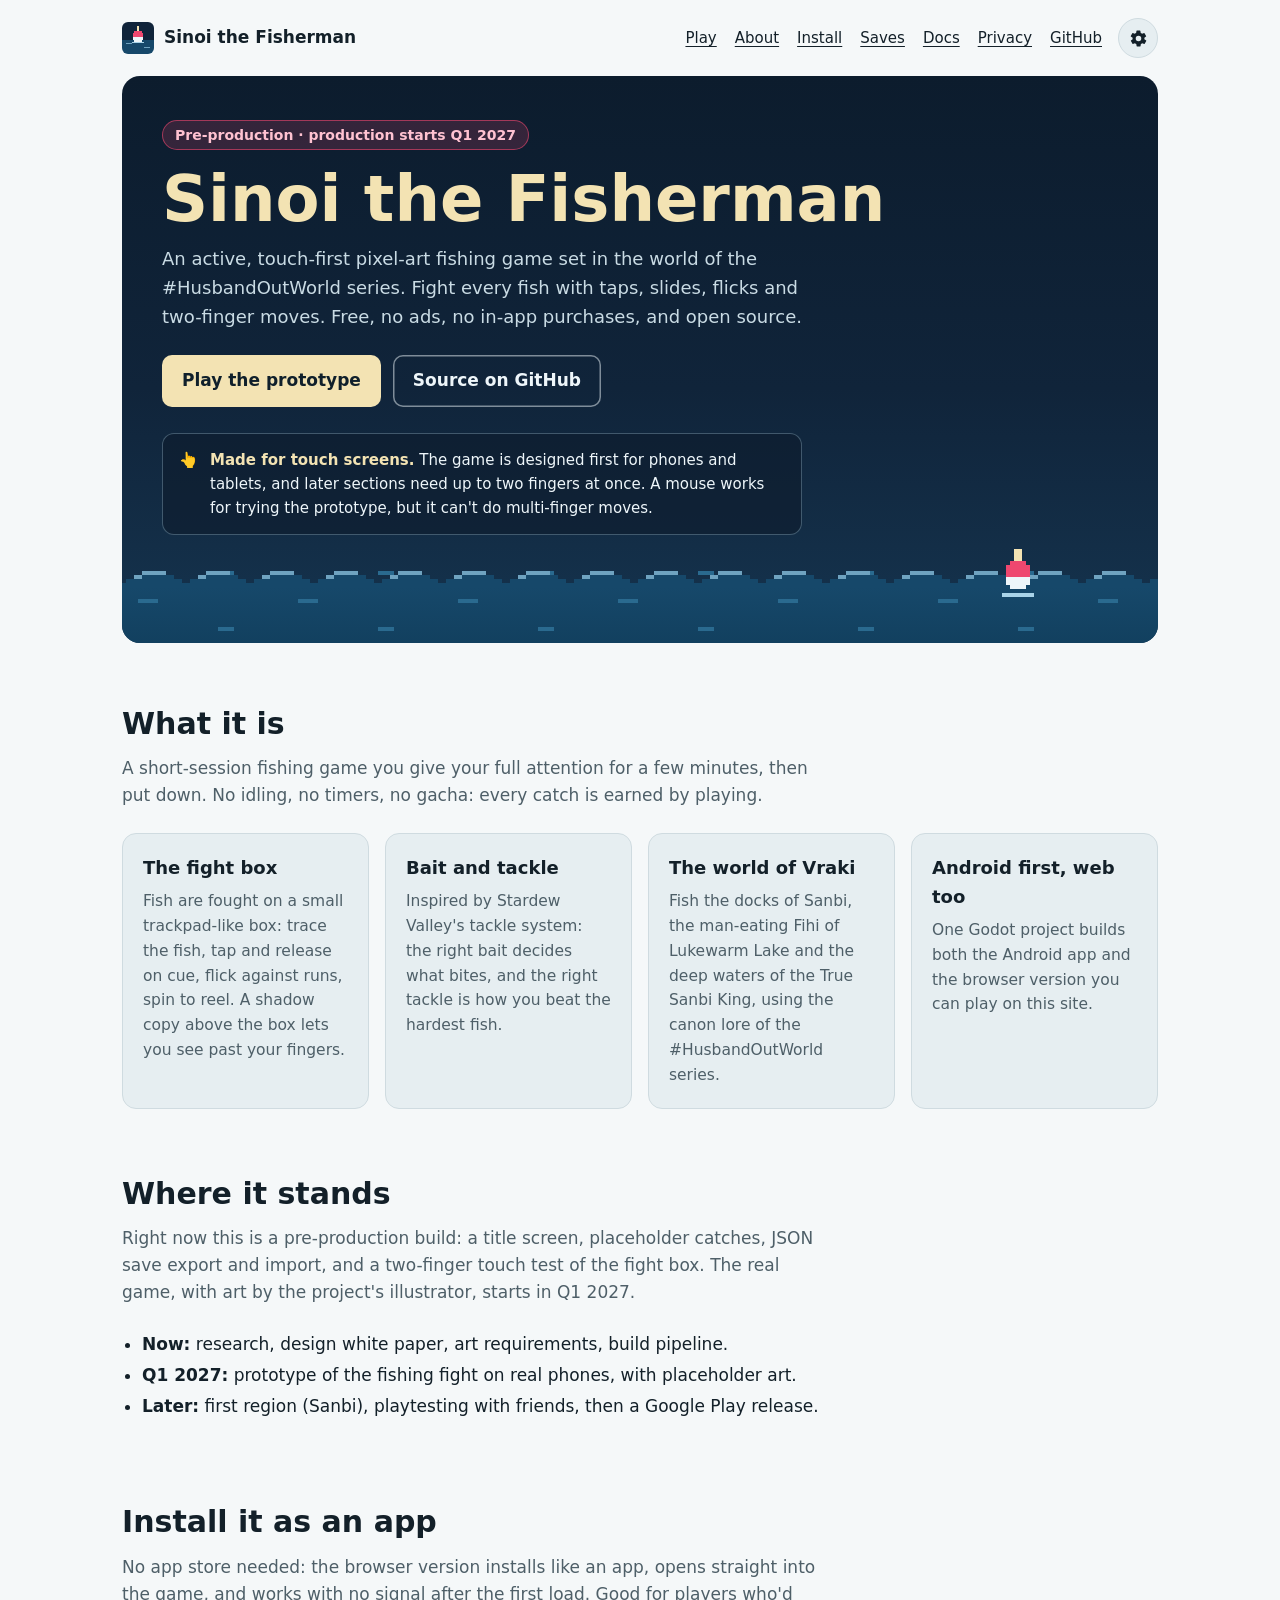
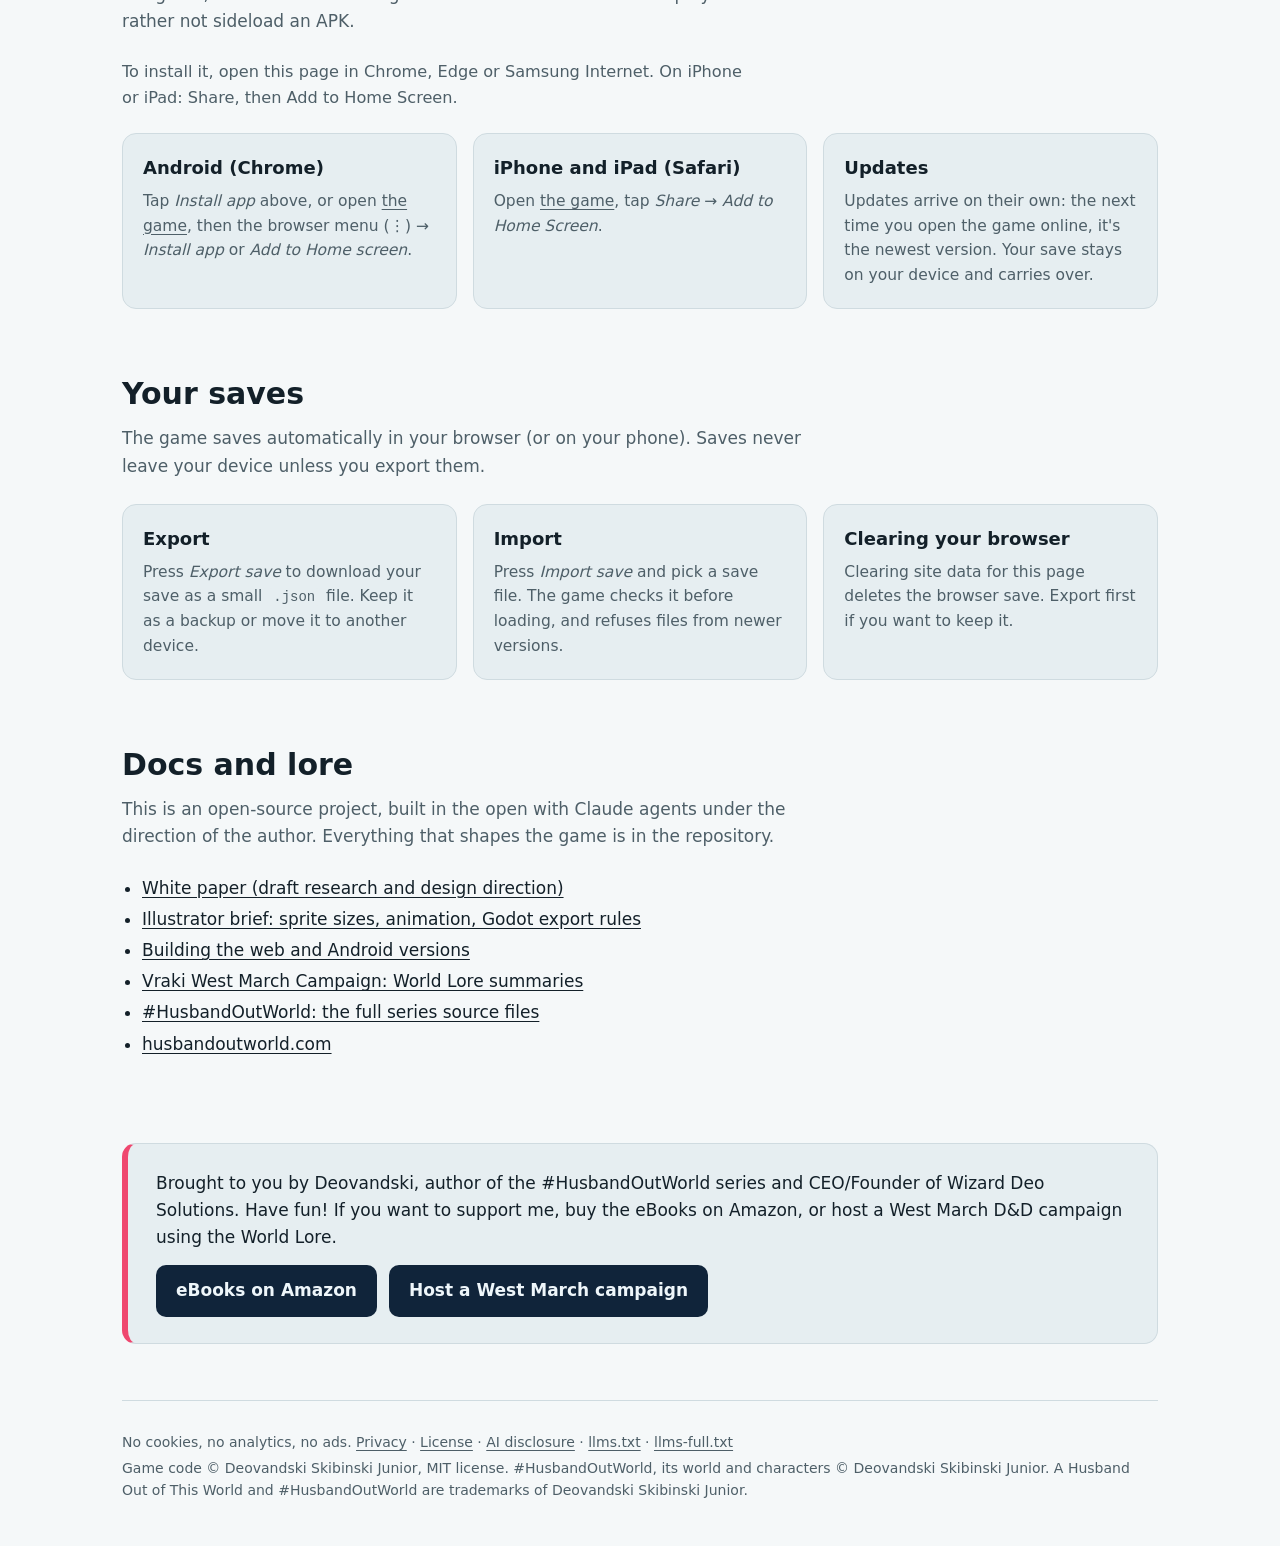
<file: site/index.html>
<!doctype html>
<html lang="en">
<head>
  <meta charset="utf-8">
  <meta name="viewport" content="width=device-width, initial-scale=1">
  <!-- Languages: which translations are ready (lang.js reads it), and language links for search engines. -->
  <!-- one-source:languages (tools/sync_site.py; from tools/i18n.py and i18n/) -->
  <meta name="site-langs" content="zh ja pt es ar ko">
  <link rel="alternate" hreflang="en" href="https://deovandski.github.io/Sinoi-the-fisherman/">
  <link rel="alternate" hreflang="x-default" href="https://deovandski.github.io/Sinoi-the-fisherman/">
  <link rel="alternate" hreflang="zh-Hans" href="https://deovandski.github.io/Sinoi-the-fisherman/zh/">
  <link rel="alternate" hreflang="ja" href="https://deovandski.github.io/Sinoi-the-fisherman/ja/">
  <link rel="alternate" hreflang="pt-BR" href="https://deovandski.github.io/Sinoi-the-fisherman/pt/">
  <link rel="alternate" hreflang="es-ES" href="https://deovandski.github.io/Sinoi-the-fisherman/es/">
  <link rel="alternate" hreflang="ar" href="https://deovandski.github.io/Sinoi-the-fisherman/ar/">
  <link rel="alternate" hreflang="ko" href="https://deovandski.github.io/Sinoi-the-fisherman/ko/">
  <!-- /one-source:languages -->
  <!-- First and not deferred: opens a translated page before this one paints (lang.js). -->
  <script src="lang.js"></script>
  <title>Sinoi the Fisherman — a touch-first pixel fishing game</title>
  <meta property="og:title" content="Sinoi the Fisherman">
  <!-- one-source:description (tools/sync_site.py; edit "description" in game/data/credits.json) -->
  <meta name="description" content="An active, touch-first pixel-art fishing game set in the world of the #HusbandOutWorld series. Fight every fish with taps, slides, flicks and two-finger moves. Free, no ads, no in-app purchases, and open source.">
  <meta property="og:description" content="An active, touch-first pixel-art fishing game set in the world of the #HusbandOutWorld series. Fight every fish with taps, slides, flicks and two-finger moves. Free, no ads, no in-app purchases, and open source.">
  <!-- /one-source:description -->
  <meta property="og:image" content="icon.png">
  <link rel="canonical" href="https://deovandski.github.io/Sinoi-the-fisherman/">
  <link rel="alternate" type="text/markdown" href="llms.txt" title="llms.txt">
  <link rel="sitemap" type="application/xml" href="sitemap.xml">
  <link rel="icon" type="image/png" href="icon.png">
  <!-- Installable app (generated by tools/web_postexport.py at deploy time). -->
  <link rel="manifest" href="manifest.webmanifest">
  <meta name="theme-color" content="#10243a">
  <link rel="apple-touch-icon" href="play/index.180x180.png">
  <meta name="apple-mobile-web-app-title" content="Sinoi">
  <link rel="stylesheet" href="style.css">
  <link rel="stylesheet" href="photo-viewer.css">
  <link rel="stylesheet" href="install-app.css">
  <!-- Not deferred: it keeps the browser's install offer even if it comes early (install-app.js). -->
  <script src="install-app.js"></script>
</head>
<body>
  <div class="wrap">
    <!-- one-source:header (tools/sync_site.py; edit tools/site_parts/header.html) -->
    <header class="top">
      <a class="brand" href="./"><img src="./icon.png" alt="">Sinoi the Fisherman</a>
      <nav>
        <a href="./play/">Play</a>
        <a href="#about">About</a>
        <a href="#install">Install</a>
        <a href="#saves">Saves</a>
        <a href="#docs">Docs</a>
        <a href="./privacy.html">Privacy</a>
        <a href="https://github.com/Deovandski/Sinoi-the-fisherman">GitHub</a>
      </nav>
      <!-- The gear opens Settings (settings.js). Gear.astro in Deovandski/Deovandski-repo-template. -->
      <button class="gear" id="gear" type="button" aria-haspopup="dialog" aria-controls="site-settings" aria-label="Settings" title="Settings"><svg viewBox="0 0 24 24" width="19" height="19" aria-hidden="true"><path fill="currentColor" d="M19.4 13a7.6 7.6 0 0 0 0-2l2.1-1.6a.5.5 0 0 0 .1-.6l-2-3.5a.5.5 0 0 0-.6-.2l-2.5 1a7.5 7.5 0 0 0-1.7-1l-.4-2.6a.5.5 0 0 0-.5-.5h-4a.5.5 0 0 0-.5.4l-.4 2.7c-.6.2-1.2.6-1.7 1l-2.5-1a.5.5 0 0 0-.6.2l-2 3.5a.5.5 0 0 0 .1.6L4.6 11a7.6 7.6 0 0 0 0 2l-2.1 1.6a.5.5 0 0 0-.1.6l2 3.5c.1.2.4.3.6.2l2.5-1c.5.4 1.1.8 1.7 1l.4 2.6c0 .3.2.5.5.5h4c.3 0 .5-.2.5-.4l.4-2.7c.6-.2 1.2-.6 1.7-1l2.5 1c.2.1.5 0 .6-.2l2-3.5a.5.5 0 0 0-.1-.6L19.4 13ZM12 15.5a3.5 3.5 0 1 1 0-7 3.5 3.5 0 0 1 0 7Z"/></svg></button>
    </header>
    <!-- Settings: the × (top right) or Esc closes it. Language names come from i18n/<lang>/meta.json. SettingsDialog.astro in Deovandski/Deovandski-repo-template. -->
    <dialog id="site-settings" class="site-settings" aria-labelledby="site-settings-title">
      <form method="dialog">
        <div class="settings-head">
          <h2 id="site-settings-title">Settings</h2>
          <button class="settings-close" value="close" aria-label="Close" title="Close"><svg viewBox="0 0 24 24" width="20" height="20" aria-hidden="true"><path fill="currentColor" d="M6.4 5 12 10.6 17.6 5 19 6.4 13.4 12l5.6 5.6-1.4 1.4-5.6-5.6L6.4 19 5 17.6l5.6-5.6L5 6.4 6.4 5Z"/></svg></button>
        </div>
        <label class="setting"><span>Language</span>
          <select data-setting="lang" translate="no">
            <option value="en" lang="en">English</option>
            <option value="zh" lang="zh-Hans">中文（简体）</option>
            <option value="ja" lang="ja">日本語</option>
            <option value="pt" lang="pt-BR">Português (Brasil)</option>
            <option value="es" lang="es-ES">Español (España)</option>
            <option value="ar" lang="ar">العربية</option>
            <option value="ko" lang="ko">한국어</option>
          </select>
        </label>
        <p class="setting-link"><a href="https://github.com/Deovandski/Sinoi-the-fisherman/issues/2">Want a language added?</a></p>
        <div class="setting setting-app"><span>App</span>
          <div class="install-app" data-install-app>
            <span class="install-app__strings" hidden>
              <span data-k="installed">You’re using the installed app.</span>
              <span data-k="done">Installed! Open it from your home screen or app list.</span>
              <span data-k="android">No install button? Open this page in Chrome (⋮ → Open in Chrome), then ⋮ → Install app.</span>
              <span data-k="ios">On iPhone or iPad: tap Share, then Add to Home Screen.</span>
              <span data-k="other">To install it, open this page in Chrome, Edge or Samsung Internet. On iPhone or iPad: Share, then Add to Home Screen.</span>
            </span>
            <button type="button" class="install-app__btn" hidden>
              <svg viewBox="0 0 24 24" width="18" height="18" aria-hidden="true"><path fill="currentColor" d="M11 3h2v9.6l3.3-3.3 1.4 1.4L12 16.4l-5.7-5.7 1.4-1.4 3.3 3.3V3Zm-6 15h14v2H5v-2Z"/></svg>
              <span>Install app</span>
            </button>
            <p class="install-app__note" aria-live="polite"></p>
          </div>
        </div>
        <div class="setting setting-debug"><span>Stats for nerds</span><a class="debug-btn" href="./debug/" translate="no">DEBUG</a></div>
      </form>
    </dialog>
    <!-- /one-source:header -->

    <div class="hero">
      <span class="badge">Pre-production · production starts Q1 2027</span>
      <h1>Sinoi the Fisherman</h1>
      <!-- one-source:hero (tools/sync_site.py; edit "description" in game/data/credits.json) -->
      <p class="lead">An active, touch-first pixel-art fishing game set in the world of the #HusbandOutWorld series. Fight every fish with taps, slides, flicks and two-finger moves. Free, no ads, no in-app purchases, and open source.</p>
      <!-- /one-source:hero -->
      <div class="actions">
        <a class="btn" href="play/">Play the prototype</a>
        <a class="btn ghost" href="https://github.com/Deovandski/Sinoi-the-fisherman">Source on GitHub</a>
      </div>
      <div class="touch-note" role="note">
        <span aria-hidden="true">👆</span>
        <div><strong>Made for touch screens.</strong> The game is designed first for phones and tablets, and later sections need up to two fingers at once. A mouse works for trying the prototype, but it can't do multi-finger moves.</div>
      </div>
      <span class="bobber" aria-hidden="true"></span>
    </div>

    <section id="about">
      <h2>What it is</h2>
      <p class="lede">A short-session fishing game you give your full attention for a few minutes, then put down. No idling, no timers, no gacha: every catch is earned by playing.</p>
      <div class="grid">
        <div class="card"><h3>The fight box</h3><p>Fish are fought on a small trackpad-like box: trace the fish, tap and release on cue, flick against runs, spin to reel. A shadow copy above the box lets you see past your fingers.</p></div>
        <div class="card"><h3>Bait and tackle</h3><p>Inspired by Stardew Valley's tackle system: the right bait decides what bites, and the right tackle is how you beat the hardest fish.</p></div>
        <div class="card"><h3>The world of Vraki</h3><p>Fish the docks of Sanbi, the man-eating Fihi of Lukewarm Lake and the deep waters of the True Sanbi King, using the canon lore of the #HusbandOutWorld series.</p></div>
        <div class="card"><h3>Android first, web too</h3><p>One Godot project builds both the Android app and the browser version you can play on this site.</p></div>
      </div>
    </section>

    <section id="status">
      <h2>Where it stands</h2>
      <p class="lede">Right now this is a pre-production build: a title screen, placeholder catches, JSON save export and import, and a two-finger touch test of the fight box. The real game, with art by the project's illustrator, starts in Q1 2027.</p>
      <ul class="plain">
        <li><strong>Now:</strong> research, design white paper, art requirements, build pipeline.</li>
        <li><strong>Q1 2027:</strong> prototype of the fishing fight on real phones, with placeholder art.</li>
        <li><strong>Later:</strong> first region (Sanbi), playtesting with friends, then a Google Play release.</li>
      </ul>
    </section>

    <section id="install">
      <h2>Install it as an app</h2>
      <p class="lede">No app store needed: the browser version installs like an app, opens straight into the game, and works with no signal after the first load. Good for players who'd rather not sideload an APK.</p>
      <!-- Install app button (install-app.js): shows when the browser can install the game right now, otherwise how to get there. Also in Settings › App. -->
      <!-- one-source:install-app (tools/sync_site.py; edit tools/site_parts/install-app.html) -->
      <div class="install-app" data-install-app>
        <span class="install-app__strings" hidden>
          <span data-k="installed">You’re using the installed app.</span>
          <span data-k="done">Installed! Open it from your home screen or app list.</span>
          <span data-k="android">No install button? Open this page in Chrome (⋮ → Open in Chrome), then ⋮ → Install app.</span>
          <span data-k="ios">On iPhone or iPad: tap Share, then Add to Home Screen.</span>
          <span data-k="other">To install it, open this page in Chrome, Edge or Samsung Internet. On iPhone or iPad: Share, then Add to Home Screen.</span>
        </span>
        <button type="button" class="install-app__btn" hidden>
          <svg viewBox="0 0 24 24" width="18" height="18" aria-hidden="true"><path fill="currentColor" d="M11 3h2v9.6l3.3-3.3 1.4 1.4L12 16.4l-5.7-5.7 1.4-1.4 3.3 3.3V3Zm-6 15h14v2H5v-2Z"/></svg>
          <span>Install app</span>
        </button>
        <p class="install-app__note" aria-live="polite"></p>
      </div>
      <!-- /one-source:install-app -->
      <div class="grid">
        <div class="card"><h3>Android (Chrome)</h3><p>Tap <em>Install app</em> above, or open <a href="play/">the game</a>, then the browser menu (⋮) → <em>Install app</em> or <em>Add to Home screen</em>.</p></div>
        <div class="card"><h3>iPhone and iPad (Safari)</h3><p>Open <a href="play/">the game</a>, tap <em>Share</em> → <em>Add to Home Screen</em>.</p></div>
        <div class="card"><h3>Updates</h3><p>Updates arrive on their own: the next time you open the game online, it's the newest version. Your save stays on your device and carries over.</p></div>
      </div>
    </section>

    <section id="saves">
      <h2>Your saves</h2>
      <p class="lede">The game saves automatically in your browser (or on your phone). Saves never leave your device unless you export them.</p>
      <div class="grid">
        <div class="card"><h3>Export</h3><p>Press <em>Export save</em> to download your save as a small <code>.json</code> file. Keep it as a backup or move it to another device.</p></div>
        <div class="card"><h3>Import</h3><p>Press <em>Import save</em> and pick a save file. The game checks it before loading, and refuses files from newer versions.</p></div>
        <div class="card"><h3>Clearing your browser</h3><p>Clearing site data for this page deletes the browser save. Export first if you want to keep it.</p></div>
      </div>
    </section>

    <section id="docs">
      <h2>Docs and lore</h2>
      <p class="lede">This is an open-source project, built in the open with Claude agents under the direction of the author. Everything that shapes the game is in the repository.</p>
      <ul class="plain">
        <li><a href="https://github.com/Deovandski/Sinoi-the-fisherman/tree/main/docs/white-paper">White paper (draft research and design direction)</a></li>
        <li><a href="https://github.com/Deovandski/Sinoi-the-fisherman/blob/main/docs/art/illustrator-brief.md">Illustrator brief: sprite sizes, animation, Godot export rules</a></li>
        <li><a href="https://github.com/Deovandski/Sinoi-the-fisherman/blob/main/docs/BUILDING.md">Building the web and Android versions</a></li>
        <li><a href="https://github.com/Deovandski/Vraki-West-March-Campaign-D-D">Vraki West March Campaign: World Lore summaries</a></li>
        <li><a href="https://github.com/Deovandski/HusbandOutWorld">#HusbandOutWorld: the full series source files</a></li>
        <li><a href="https://husbandoutworld.com/">husbandoutworld.com</a></li>
      </ul>
    </section>

    <!-- one-source:support (tools/sync_site.py; edit game/data/credits.json) -->
    <div class="support">
      <p>Brought to you by Deovandski, author of the #HusbandOutWorld series and CEO/Founder of Wizard Deo Solutions. Have fun! If you want to support me, buy the eBooks on Amazon, or host a West March D&amp;D campaign using the World Lore.</p>
      <div class="actions">
        <a class="btn" href="https://www.amazon.com/dp/B0BT5XM4QC">eBooks on Amazon</a>
        <a class="btn" href="https://github.com/Deovandski/Vraki-West-March-Campaign-D-D">Host a West March campaign</a>
      </div>
    </div>
    <!-- /one-source:support -->

    <!-- one-source:footer (tools/sync_site.py; edit tools/site_parts/footer.html) -->
    <footer>
      <p>No cookies, no analytics, no ads. <a href="./privacy.html">Privacy</a> · <a href="https://github.com/Deovandski/Sinoi-the-fisherman/blob/main/LICENSE">License</a> · <a href="https://github.com/Deovandski/Sinoi-the-fisherman/blob/main/AI-DISCLOSURE.md">AI disclosure</a> · <a href="./llms.txt">llms.txt</a> · <a href="./llms-full.txt">llms-full.txt</a></p>
      <p>Game code © Deovandski Skibinski Junior, MIT license. #HusbandOutWorld, its world and characters © Deovandski Skibinski Junior. A Husband Out of This World and #HusbandOutWorld are trademarks of Deovandski Skibinski Junior.</p>
    </footer>
    <!-- /one-source:footer -->
  </div>

  <!-- Every picture opens bigger here ("Pictures are clickable" in CLAUDE.md; photo-viewer.js). -->
  <dialog id="photo-viewer" class="photo-viewer" aria-label="Picture">
    <span class="pv-enlarge" hidden>Enlarge</span>
    <button type="button" class="pv-close" aria-label="Close">×</button>
    <button type="button" class="pv-prev" aria-label="Previous picture" hidden>‹</button>
    <figure class="pv-fig"><img alt=""><figcaption class="pv-cap"><span class="pv-text"></span><time class="pv-date" hidden></time></figcaption></figure>
    <button type="button" class="pv-next" aria-label="Next picture" hidden>›</button>
  </dialog>
  <script src="photo-viewer.js" defer></script>
  <script src="settings.js" defer></script>
</body>
</html>
</file>
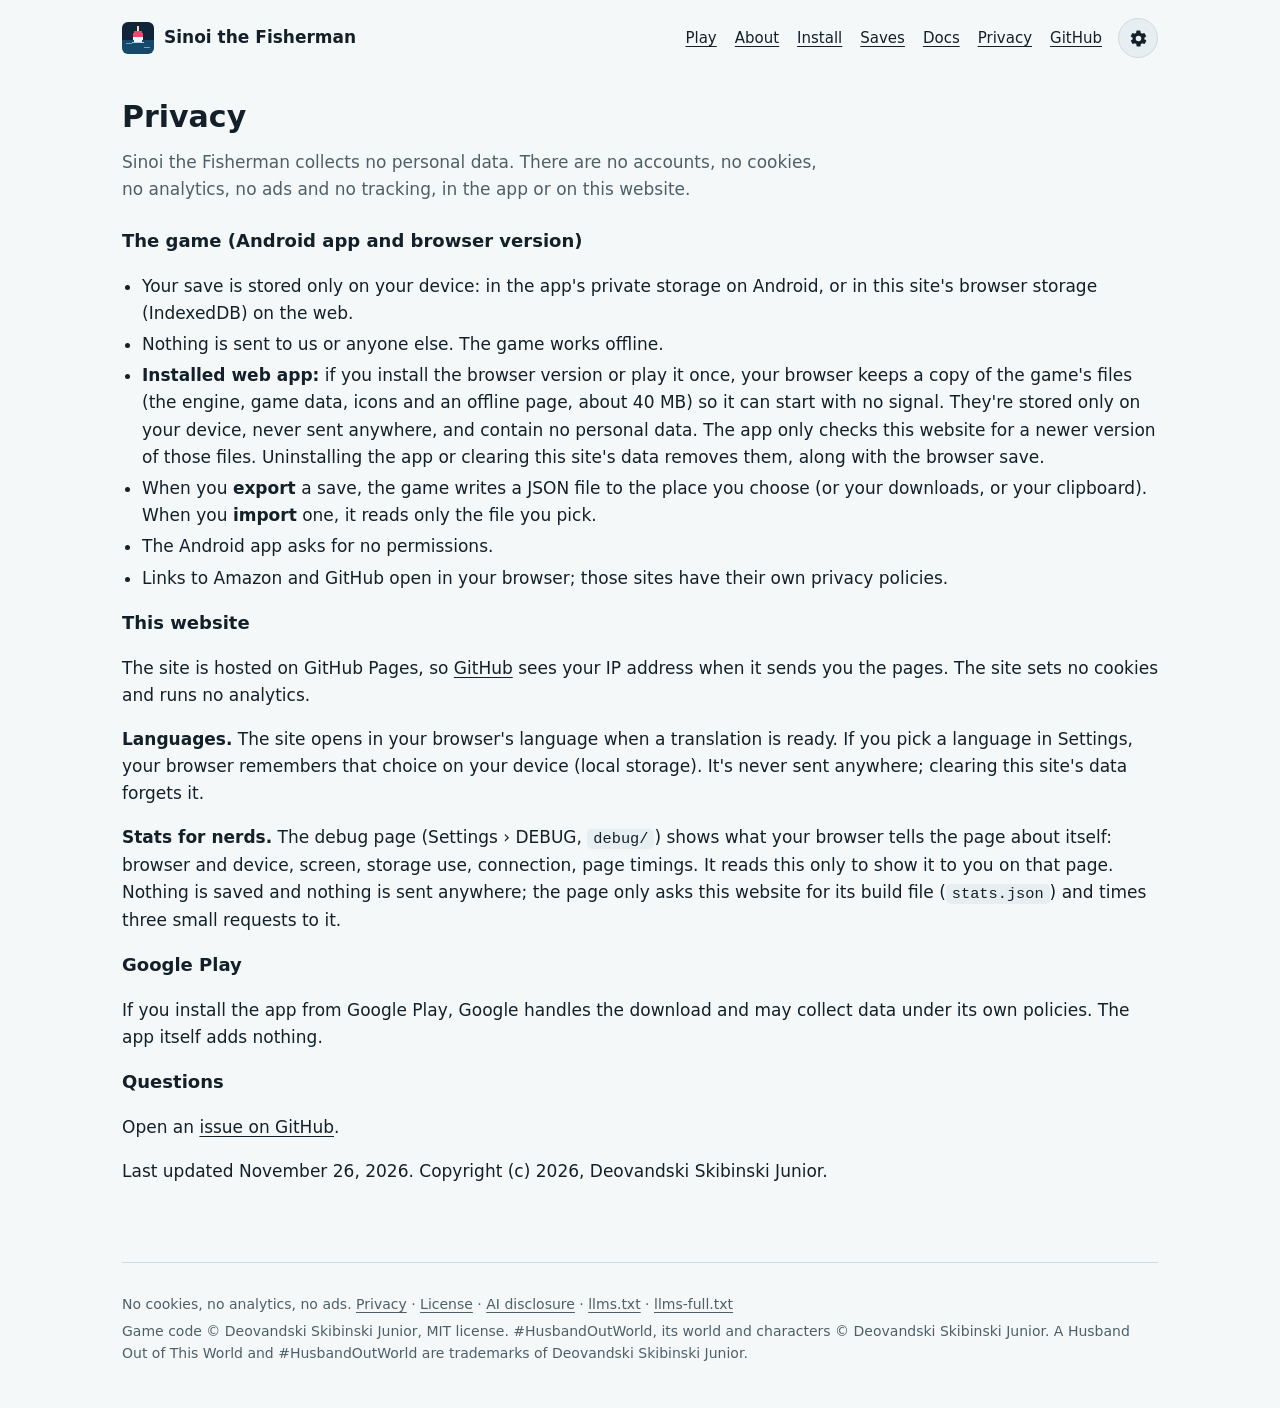
<file: site/privacy.html>
<!doctype html>
<html lang="en">
<head>
  <meta charset="utf-8">
  <meta name="viewport" content="width=device-width, initial-scale=1">
  <!-- Languages: which translations are ready (lang.js reads it), and language links for search engines. -->
  <!-- one-source:languages (tools/sync_site.py; from tools/i18n.py and i18n/) -->
  <meta name="site-langs" content="zh ja pt es ar ko">
  <link rel="alternate" hreflang="en" href="https://deovandski.github.io/Sinoi-the-fisherman/privacy.html">
  <link rel="alternate" hreflang="x-default" href="https://deovandski.github.io/Sinoi-the-fisherman/privacy.html">
  <link rel="alternate" hreflang="zh-Hans" href="https://deovandski.github.io/Sinoi-the-fisherman/zh/privacy.html">
  <link rel="alternate" hreflang="ja" href="https://deovandski.github.io/Sinoi-the-fisherman/ja/privacy.html">
  <link rel="alternate" hreflang="pt-BR" href="https://deovandski.github.io/Sinoi-the-fisherman/pt/privacy.html">
  <link rel="alternate" hreflang="es-ES" href="https://deovandski.github.io/Sinoi-the-fisherman/es/privacy.html">
  <link rel="alternate" hreflang="ar" href="https://deovandski.github.io/Sinoi-the-fisherman/ar/privacy.html">
  <link rel="alternate" hreflang="ko" href="https://deovandski.github.io/Sinoi-the-fisherman/ko/privacy.html">
  <!-- /one-source:languages -->
  <!-- First and not deferred: opens a translated page before this one paints (lang.js). -->
  <script src="lang.js"></script>
  <title>Privacy — Sinoi the Fisherman</title>
  <meta name="description" content="Privacy for Sinoi the Fisherman: no accounts, cookies, analytics, ads or tracking. Saves and the offline game files stay on your device.">
  <link rel="canonical" href="https://deovandski.github.io/Sinoi-the-fisherman/privacy.html">
  <link rel="alternate" type="text/markdown" href="llms.txt" title="llms.txt">
  <link rel="sitemap" type="application/xml" href="sitemap.xml">
  <link rel="icon" type="image/png" href="icon.png">
  <link rel="manifest" href="manifest.webmanifest">
  <meta name="theme-color" content="#10243a">
  <link rel="stylesheet" href="style.css">
  <link rel="stylesheet" href="install-app.css">
  <!-- Not deferred: it keeps the browser's install offer even if it comes early (install-app.js). -->
  <script src="install-app.js"></script>
  <script src="settings.js" defer></script>
</head>
<body>
  <div class="wrap">
    <!-- one-source:header (tools/sync_site.py; edit tools/site_parts/header.html) -->
    <header class="top">
      <a class="brand" href="./"><img src="./icon.png" alt="">Sinoi the Fisherman</a>
      <nav>
        <a href="./play/">Play</a>
        <a href="./#about">About</a>
        <a href="./#install">Install</a>
        <a href="./#saves">Saves</a>
        <a href="./#docs">Docs</a>
        <a href="./privacy.html">Privacy</a>
        <a href="https://github.com/Deovandski/Sinoi-the-fisherman">GitHub</a>
      </nav>
      <!-- The gear opens Settings (settings.js). Gear.astro in Deovandski/Deovandski-repo-template. -->
      <button class="gear" id="gear" type="button" aria-haspopup="dialog" aria-controls="site-settings" aria-label="Settings" title="Settings"><svg viewBox="0 0 24 24" width="19" height="19" aria-hidden="true"><path fill="currentColor" d="M19.4 13a7.6 7.6 0 0 0 0-2l2.1-1.6a.5.5 0 0 0 .1-.6l-2-3.5a.5.5 0 0 0-.6-.2l-2.5 1a7.5 7.5 0 0 0-1.7-1l-.4-2.6a.5.5 0 0 0-.5-.5h-4a.5.5 0 0 0-.5.4l-.4 2.7c-.6.2-1.2.6-1.7 1l-2.5-1a.5.5 0 0 0-.6.2l-2 3.5a.5.5 0 0 0 .1.6L4.6 11a7.6 7.6 0 0 0 0 2l-2.1 1.6a.5.5 0 0 0-.1.6l2 3.5c.1.2.4.3.6.2l2.5-1c.5.4 1.1.8 1.7 1l.4 2.6c0 .3.2.5.5.5h4c.3 0 .5-.2.5-.4l.4-2.7c.6-.2 1.2-.6 1.7-1l2.5 1c.2.1.5 0 .6-.2l2-3.5a.5.5 0 0 0-.1-.6L19.4 13ZM12 15.5a3.5 3.5 0 1 1 0-7 3.5 3.5 0 0 1 0 7Z"/></svg></button>
    </header>
    <!-- Settings: the × (top right) or Esc closes it. Language names come from i18n/<lang>/meta.json. SettingsDialog.astro in Deovandski/Deovandski-repo-template. -->
    <dialog id="site-settings" class="site-settings" aria-labelledby="site-settings-title">
      <form method="dialog">
        <div class="settings-head">
          <h2 id="site-settings-title">Settings</h2>
          <button class="settings-close" value="close" aria-label="Close" title="Close"><svg viewBox="0 0 24 24" width="20" height="20" aria-hidden="true"><path fill="currentColor" d="M6.4 5 12 10.6 17.6 5 19 6.4 13.4 12l5.6 5.6-1.4 1.4-5.6-5.6L6.4 19 5 17.6l5.6-5.6L5 6.4 6.4 5Z"/></svg></button>
        </div>
        <label class="setting"><span>Language</span>
          <select data-setting="lang" translate="no">
            <option value="en" lang="en">English</option>
            <option value="zh" lang="zh-Hans">中文（简体）</option>
            <option value="ja" lang="ja">日本語</option>
            <option value="pt" lang="pt-BR">Português (Brasil)</option>
            <option value="es" lang="es-ES">Español (España)</option>
            <option value="ar" lang="ar">العربية</option>
            <option value="ko" lang="ko">한국어</option>
          </select>
        </label>
        <p class="setting-link"><a href="https://github.com/Deovandski/Sinoi-the-fisherman/issues/2">Want a language added?</a></p>
        <div class="setting setting-app"><span>App</span>
          <div class="install-app" data-install-app>
            <span class="install-app__strings" hidden>
              <span data-k="installed">You’re using the installed app.</span>
              <span data-k="done">Installed! Open it from your home screen or app list.</span>
              <span data-k="android">No install button? Open this page in Chrome (⋮ → Open in Chrome), then ⋮ → Install app.</span>
              <span data-k="ios">On iPhone or iPad: tap Share, then Add to Home Screen.</span>
              <span data-k="other">To install it, open this page in Chrome, Edge or Samsung Internet. On iPhone or iPad: Share, then Add to Home Screen.</span>
            </span>
            <button type="button" class="install-app__btn" hidden>
              <svg viewBox="0 0 24 24" width="18" height="18" aria-hidden="true"><path fill="currentColor" d="M11 3h2v9.6l3.3-3.3 1.4 1.4L12 16.4l-5.7-5.7 1.4-1.4 3.3 3.3V3Zm-6 15h14v2H5v-2Z"/></svg>
              <span>Install app</span>
            </button>
            <p class="install-app__note" aria-live="polite"></p>
          </div>
        </div>
        <div class="setting setting-debug"><span>Stats for nerds</span><a class="debug-btn" href="./debug/" translate="no">DEBUG</a></div>
      </form>
    </dialog>
    <!-- /one-source:header -->
    <section style="padding-top: 24px">
      <!-- one-source:privacy (tools/sync_site.py; edit PRIVACY.md) -->
      <h2>Privacy</h2>
      <p class="lede">Sinoi the Fisherman collects no personal data. There are no accounts, no cookies, no analytics, no ads and no tracking, in the app or on this website.</p>

      <h3>The game (Android app and browser version)</h3>
      <ul class="plain">
        <li>Your save is stored only on your device: in the app's private storage on Android, or in this site's browser storage (IndexedDB) on the web.</li>
        <li>Nothing is sent to us or anyone else. The game works offline.</li>
        <li><strong>Installed web app:</strong> if you install the browser version or play it once, your browser keeps a copy of the game's files (the engine, game data, icons and an offline page, about 40 MB) so it can start with no signal. They're stored only on your device, never sent anywhere, and contain no personal data. The app only checks this website for a newer version of those files. Uninstalling the app or clearing this site's data removes them, along with the browser save.</li>
        <li>When you <strong>export</strong> a save, the game writes a JSON file to the place you choose (or your downloads, or your clipboard). When you <strong>import</strong> one, it reads only the file you pick.</li>
        <li>The Android app asks for no permissions.</li>
        <li>Links to Amazon and GitHub open in your browser; those sites have their own privacy policies.</li>
      </ul>

      <h3>This website</h3>
      <p>The site is hosted on GitHub Pages, so <a href="https://docs.github.com/site-policy/privacy-policies/github-general-privacy-statement">GitHub</a> sees your IP address when it sends you the pages. The site sets no cookies and runs no analytics.</p>
      <p><strong>Languages.</strong> The site opens in your browser's language when a translation is ready. If you pick a language in Settings, your browser remembers that choice on your device (local storage). It's never sent anywhere; clearing this site's data forgets it.</p>
      <p><strong>Stats for nerds.</strong> The debug page (Settings › DEBUG, <code>debug/</code>) shows what your browser tells the page about itself: browser and device, screen, storage use, connection, page timings. It reads this only to show it to you on that page. Nothing is saved and nothing is sent anywhere; the page only asks this website for its build file (<code>stats.json</code>) and times three small requests to it.</p>

      <h3>Google Play</h3>
      <p>If you install the app from Google Play, Google handles the download and may collect data under its own policies. The app itself adds nothing.</p>

      <h3>Questions</h3>
      <p>Open an <a href="https://github.com/Deovandski/Sinoi-the-fisherman/issues">issue on GitHub</a>.</p>
      <p class="muted">Last updated November 26, 2026. Copyright (c) 2026, Deovandski Skibinski Junior.</p>
      <!-- /one-source:privacy -->
    </section>
    <!-- one-source:footer (tools/sync_site.py; edit tools/site_parts/footer.html) -->
    <footer>
      <p>No cookies, no analytics, no ads. <a href="./privacy.html">Privacy</a> · <a href="https://github.com/Deovandski/Sinoi-the-fisherman/blob/main/LICENSE">License</a> · <a href="https://github.com/Deovandski/Sinoi-the-fisherman/blob/main/AI-DISCLOSURE.md">AI disclosure</a> · <a href="./llms.txt">llms.txt</a> · <a href="./llms-full.txt">llms-full.txt</a></p>
      <p>Game code © Deovandski Skibinski Junior, MIT license. #HusbandOutWorld, its world and characters © Deovandski Skibinski Junior. A Husband Out of This World and #HusbandOutWorld are trademarks of Deovandski Skibinski Junior.</p>
    </footer>
    <!-- /one-source:footer -->
  </div>
</body>
</html>
</file>
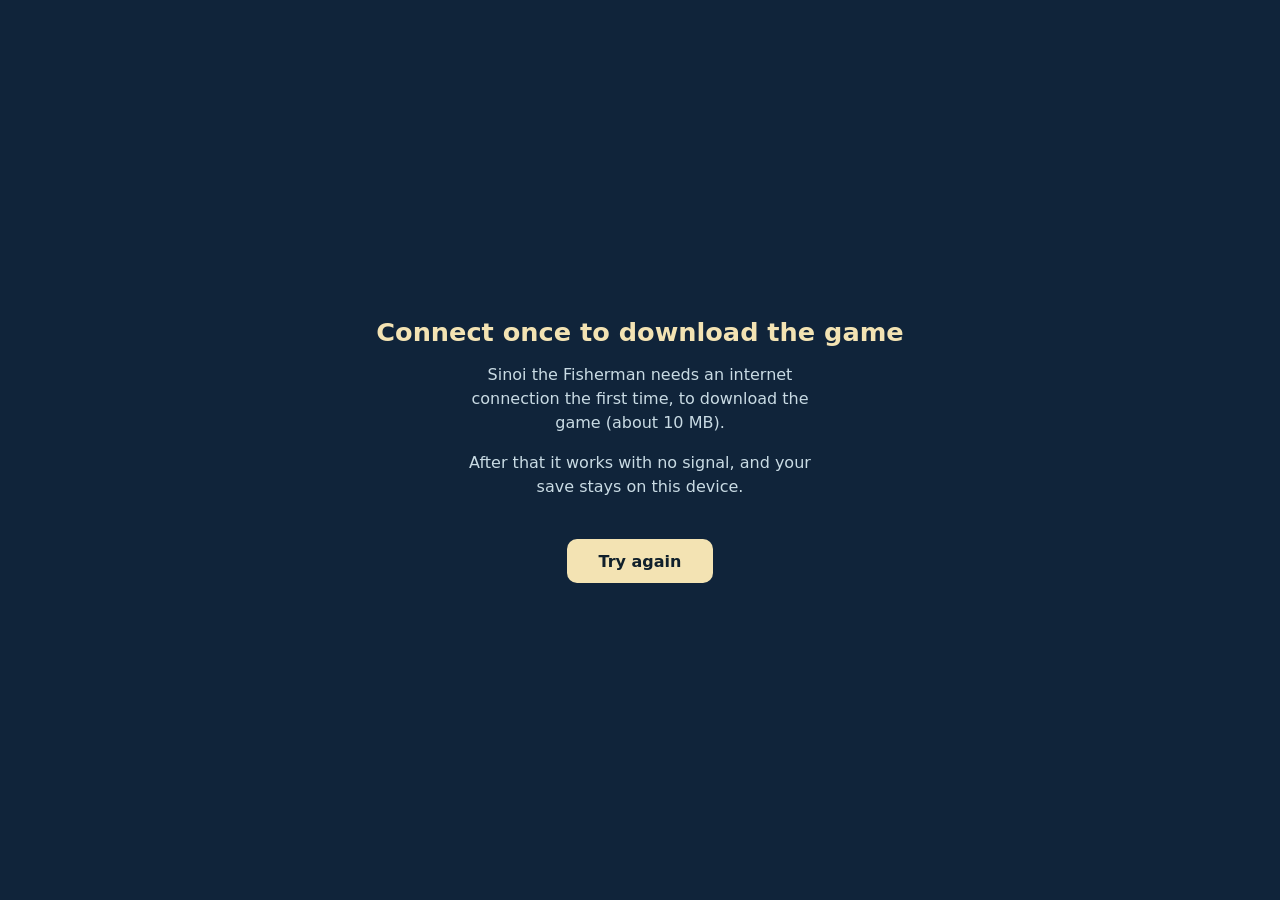
<file: game/web/offline.html>
<!DOCTYPE html>
<html lang="en">
<head>
	<meta charset="utf-8">
	<meta name="viewport" content="width=device-width, initial-scale=1">
	<title>Sinoi the Fisherman — connect once</title>
	<style>
		html { background: #10243a; color: #eef6fa; }
		body {
			font-family: system-ui, -apple-system, "Segoe UI", Roboto, sans-serif;
			margin: 0; min-height: 100vh; display: flex; align-items: center; justify-content: center;
			text-align: center; padding: 2rem; box-sizing: border-box;
		}
		h1 { color: #f3e3b3; font-size: 1.6rem; margin: 0 0 1rem; }
		p { max-width: 24rem; margin: 0 auto 1rem; line-height: 1.5; color: #c9dbe4; }
		button {
			margin-top: 1.5rem; padding: .8rem 2rem; border: 0; border-radius: 10px;
			background: #f3e3b3; color: #10202b; font: inherit; font-weight: 800;
		}
	</style>
</head>
<body>
	<main>
		<h1>Connect once to download the game</h1>
		<p>Sinoi the Fisherman needs an internet connection the first time, to download the game (about 10 MB).</p>
		<p>After that it works with no signal, and your save stays on this device.</p>
		<button type="button">Try again</button>
	</main>
	<script>
		document.querySelector('button').addEventListener('click', () => window.location.reload());
	</script>
</body>
</html>
</file>
<file: site/style.css>
:root {
  --sea-deep: #0d1b2a;
  --sea: #10243a;
  --sea-2: #16486a;
  --foam: #eef6fa;
  --mist: #9fc3d6;
  --sand: #f3e3b3;
  --coral: #ef476f;
  --kelp: #06d6a0;
  --paper: #f5f8f9;
  --paper-2: #e6eef1;
  --rule: #cfdbe0;
  --ink: #132029;
  --ink-soft: #4e5f68;
  --focus: #2f7df6;
  --radius: 18px;
}
@media (prefers-color-scheme: dark) {
  :root {
    --paper: #0b151d;
    --paper-2: #13222d;
    --rule: #26404f;
    --ink: #e6eff3;
    --ink-soft: #9db2bd;
  }
}
* { box-sizing: border-box; }
html { -webkit-text-size-adjust: 100%; scroll-behavior: smooth; }
@media (prefers-reduced-motion: reduce) { html { scroll-behavior: auto; } }
body {
  margin: 0;
  background: var(--paper);
  color: var(--ink);
  font-family: system-ui, -apple-system, "Segoe UI", Roboto, sans-serif;
  font-size: 17px;
  line-height: 1.6;
}
a { color: inherit; text-underline-offset: 3px; }
:focus-visible { outline: 3px solid var(--focus); outline-offset: 3px; border-radius: 4px; }
.wrap { max-width: 1080px; margin: 0 auto; padding: 0 22px; }

.top { display: flex; align-items: center; justify-content: space-between; gap: 16px; padding: 18px 0; flex-wrap: wrap; }
.brand { display: flex; align-items: center; gap: 10px; font-weight: 800; text-decoration: none; }
.brand img { width: 32px; height: 32px; image-rendering: pixelated; border-radius: 6px; }
.top nav { display: flex; gap: 18px; font-size: 15px; flex-wrap: wrap; margin-inline-start: auto; }
@media (max-width: 640px) {
  .top nav { order: 3; flex-basis: 100%; margin-inline-start: 0; gap: 8px 16px; }
  .top .gear { margin-inline-start: auto; }
}

.hero {
  /* Night sky over the whole text area; the sea is a strip along the bottom
     so the waterline never cuts through the text or buttons. */
  background: linear-gradient(180deg, #0c1c2d 0%, var(--sea) 55%, #15344f 100%);
  color: var(--foam);
  border-radius: var(--radius);
  padding: 44px 40px 108px;
  position: relative;
  overflow: hidden;
}
.hero > * { position: relative; z-index: 1; }
.hero::after {
  content: "";
  position: absolute;
  left: 0; right: 0; bottom: 0;
  height: 72px;
  /* Pixel waves (16 x 4 tile drawn at 4x), then deep water with foam dashes. */
  background:
    url("data:image/svg+xml,%3Csvg xmlns='http://www.w3.org/2000/svg' width='16' height='4' shape-rendering='crispEdges'%3E%3Crect x='5' y='0' width='6' height='1' fill='%236fa3c0'/%3E%3Crect x='3' y='1' width='10' height='1' fill='%2316486a'/%3E%3Crect x='3' y='1' width='2' height='1' fill='%236fa3c0'/%3E%3Crect x='1' y='2' width='14' height='1' fill='%2316486a'/%3E%3Crect x='0' y='3' width='16' height='1' fill='%2316486a'/%3E%3C/svg%3E") repeat-x 0 0 / 64px 16px,
    url("data:image/svg+xml,%3Csvg xmlns='http://www.w3.org/2000/svg' width='40' height='14' shape-rendering='crispEdges'%3E%3Crect x='4' y='3' width='5' height='1' fill='%232a6a8f'/%3E%3Crect x='24' y='10' width='4' height='1' fill='%232a6a8f'/%3E%3C/svg%3E") repeat 0 16px / 160px 56px,
    linear-gradient(transparent 16px, #16486a 16px, #12405f 100%);
  image-rendering: pixelated;
}
.hero .bobber {
  position: absolute; z-index: 1;
  right: 12%; bottom: 46px;
  width: 32px; height: 48px;
  background: url("data:image/svg+xml,%3Csvg xmlns='http://www.w3.org/2000/svg' width='8' height='12' shape-rendering='crispEdges'%3E%3Crect x='3' y='0' width='2' height='3' fill='%23f3e3b3'/%3E%3Crect x='2' y='3' width='4' height='1' fill='%23ef476f'/%3E%3Crect x='1' y='4' width='6' height='3' fill='%23ef476f'/%3E%3Crect x='1' y='7' width='6' height='2' fill='%23eef6fa'/%3E%3Crect x='2' y='9' width='4' height='1' fill='%23eef6fa'/%3E%3Crect x='0' y='11' width='8' height='1' fill='%23a9d3e8'/%3E%3C/svg%3E") no-repeat center / 32px 48px;
  image-rendering: pixelated;
  animation: bob 2.4s steps(4, end) infinite;
}
@keyframes bob { 0%, 100% { transform: translateY(0); } 50% { transform: translateY(4px); } }
@media (prefers-reduced-motion: reduce) { .hero .bobber { animation: none; } }
@media (max-width: 640px) {
  .hero { padding: 32px 22px 100px; }
  .hero .bobber { right: 22px; }
}
.badge {
  display: inline-block; font-size: 14px; font-weight: 700;
  background: rgba(239, 71, 111, .18); color: #ffc2d1;
  border: 1px solid rgba(239, 71, 111, .6); border-radius: 999px; padding: 3px 12px;
}
.hero h1 { font-size: clamp(36px, 6vw, 64px); line-height: 1.04; margin: 16px 0 12px; font-weight: 800; color: var(--sand); }
.hero p.lead { max-width: 40rem; color: #c9dbe4; font-size: 18px; margin: 0 0 24px; }
.actions { display: flex; flex-wrap: wrap; gap: 12px; align-items: center; }
.btn {
  font: inherit; font-weight: 800;
  display: inline-flex; align-items: center; gap: 8px;
  background: var(--sand); color: #10202b;
  padding: 12px 20px; border-radius: 10px; text-decoration: none; border: 0; cursor: pointer;
}
.btn:hover { background: #fff3cf; }
.btn.ghost { background: transparent; color: var(--foam); box-shadow: inset 0 0 0 1.5px rgba(238, 246, 250, .5); }
.btn.ghost:hover { box-shadow: inset 0 0 0 2px var(--foam); }

.touch-note {
  margin-top: 26px; display: flex; gap: 12px; align-items: flex-start;
  background: rgba(13, 27, 42, .55); border: 1px solid rgba(159, 195, 214, .35);
  border-radius: 12px; padding: 14px 16px; max-width: 40rem; font-size: 15px;
}
.touch-note strong { color: var(--sand); }

section { padding: 64px 0 4px; }
h2 { font-size: 30px; line-height: 1.15; margin: 0 0 14px; font-weight: 800; }
h3 { font-size: 18px; margin: 0 0 6px; }
.lede { max-width: 44rem; color: var(--ink-soft); margin: 0 0 24px; }
.grid { display: grid; gap: 16px; grid-template-columns: repeat(auto-fit, minmax(240px, 1fr)); }
.card { background: var(--paper-2); border: 1px solid var(--rule); border-radius: 14px; padding: 20px; }
.card p { margin: 0; color: var(--ink-soft); font-size: 15.5px; }
code { font-size: .9em; background: var(--paper-2); padding: 1px 6px; border-radius: 5px; }
ul.plain { padding-inline-start: 20px; }
ul.plain li { margin: 4px 0; }

.support {
  margin: 64px 0 0; padding: 26px 28px; border-radius: 14px;
  background: var(--paper-2); border: 1px solid var(--rule); border-inline-start: 6px solid var(--coral);
}
.support p { margin: 0 0 14px; }
.support .btn { background: var(--sea); color: var(--foam); }
.support .btn:hover { background: var(--sea-2); }

footer { margin: 56px 0 0; padding: 26px 0 40px; border-top: 1px solid var(--rule); color: var(--ink-soft); font-size: 14px; }
footer p { margin: 4px 0; }

/* Play page */
.play-page { background: var(--sea-deep); color: var(--foam); min-height: 100vh; margin: 0; }
.play-bar { display: flex; align-items: center; justify-content: space-between; gap: 10px; padding: 8px 14px; font-size: 14px; flex-wrap: wrap; }
.play-bar a { color: var(--mist); }
.stage { display: flex; justify-content: center; padding: 0 0 12px; }
.stage iframe {
  border: 0; display: block; background: var(--sea);
  height: calc(100vh - 92px); height: calc(100dvh - 92px);
  aspect-ratio: 9 / 18; max-width: 100vw;
  border-radius: 10px;
}
.play-help { max-width: 640px; margin: 0 auto; padding: 0 16px 24px; font-size: 14px; color: #c9dbe4; }
@media (max-width: 700px) and (pointer: coarse) {
  .stage iframe { aspect-ratio: auto; width: 100vw; border-radius: 0; }
}

/* Install app button (install-app.css), themed for this site. */
#install .install-app { margin: 0 0 22px; --install-accent: var(--sand); --install-ink: #10202b; --install-muted: var(--ink-soft); }

/* ---------- Settings (the gear, top right; tools/site_parts/header.html, settings.js) ----------
   From Deovandski/Deovandski-repo-template src/styles/site.css. */
.gear { display: inline-grid; place-items: center; flex: none; width: 40px; height: 40px; padding: 0; border-radius: 50%; border: 1px solid var(--rule); background: var(--paper-2); color: var(--ink); cursor: pointer; }
.gear:hover { border-color: var(--sea-2); }
.site-settings { border: 1px solid var(--rule); border-radius: 14px; background: var(--paper); color: var(--ink); width: min(26rem, calc(100vw - 32px)); padding: 20px 22px; font: inherit; }
.site-settings::backdrop { background: rgba(5, 12, 18, .65); backdrop-filter: blur(3px); }
.site-settings .settings-head { display: flex; justify-content: space-between; align-items: center; gap: 12px; margin: 0 0 6px; }
.site-settings h2 { font-size: 24px; margin: 0; }
.site-settings .settings-close { display: grid; place-items: center; width: 40px; height: 40px; margin-inline-end: -8px; border: 0; border-radius: 50%; background: transparent; color: var(--ink); cursor: pointer; }
.site-settings .settings-close:hover { background: var(--paper-2); }
.site-settings .setting { display: flex; justify-content: space-between; align-items: center; gap: 16px; padding: 14px 0; border-bottom: 1px solid var(--rule); }
.site-settings .setting > span { font-weight: 700; }
.site-settings .setting-app { align-items: flex-start; }
.site-settings .setting-app .install-app { justify-items: end; text-align: end; max-width: 72%; font-size: 15px; --install-accent: var(--sand); --install-ink: #10202b; --install-muted: var(--ink-soft); }
.site-settings .setting-debug { border-bottom: 0; }
/* The DEBUG button looks like the terminal it opens (debug/): black, green, monospace, a soft glow. */
.site-settings .debug-btn { font: 700 14px/1 ui-monospace, "Cascadia Mono", Consolas, monospace; letter-spacing: .12em; padding: 11px 16px; border-radius: 8px; background: #000; color: #39ff14; text-decoration: none; text-shadow: 0 0 6px rgba(57, 255, 20, .6); border: 1px solid #1f6f12; }
.site-settings .debug-btn:hover { box-shadow: 0 0 10px rgba(57, 255, 20, .35); }

/* ---------- Stats for nerds (debug/, debug.js) ----------
   The whole page turns black; the header and footer switch to dark colours so they stay readable. */
.page-terminal { --paper: #000; --paper-2: #0b0f0b; --rule: #1d2a1d; --ink: #d8e6d8; --ink-soft: #8fa58f; color-scheme: dark; background: #000; color: var(--ink); }
.page-terminal .debug-terminal { margin: 8px 0 32px; }
.page-terminal .debug-noscript { color: #39ff14; font-family: ui-monospace, Consolas, monospace; }
.visually-hidden { position: absolute; width: 1px; height: 1px; margin: -1px; padding: 0; overflow: hidden; clip-path: inset(50%); white-space: nowrap; border: 0; }

/* Language row in Settings, and the AI-translation banner on translated pages (tools/i18n.py, lang.js). */
.site-settings select { font: inherit; font-size: 15px; padding: 6px 8px; border-radius: 8px; border: 1px solid var(--rule); background: var(--paper-2); color: var(--ink); max-width: 60%; min-height: 40px; }
.site-settings .setting-link { margin: 0; padding: 4px 0 12px; border-bottom: 1px solid var(--rule); font-size: 14px; text-align: end; color: var(--ink-soft); }
.i18n-banner { background: var(--paper-2); color: var(--ink-soft); border: 1px solid var(--rule); border-radius: 10px; text-align: center; font-size: 14px; line-height: 1.45; padding: 7px 14px; margin: 0 0 18px; }
.i18n-banner a { color: var(--ink); font-weight: 700; margin-inline-start: 6px; white-space: nowrap; }
/* System fonts for scripts the default fonts don't cover well (no font downloads). From Deovandski-repo-template. */
html[lang^="zh"] body { font-family: system-ui, "PingFang SC", "Hiragino Sans GB", "Noto Sans SC", "Microsoft YaHei", sans-serif; }
html[lang="ja"] body { font-family: system-ui, "Hiragino Sans", "Hiragino Kaku Gothic ProN", "Noto Sans JP", "Yu Gothic UI", "Meiryo", sans-serif; }
html[lang="ko"] body { font-family: system-ui, "Apple SD Gothic Neo", "Noto Sans KR", "Malgun Gothic", sans-serif; }
html[lang="ar"] body { font-family: system-ui, "Segoe UI", "Geeza Pro", "Noto Sans Arabic", "Tahoma", sans-serif; }
html[lang^="zh"] body, html[lang="ja"] body, html[lang="ko"] body { line-height: 1.75; }
</file>
<file: site/photo-viewer.css>
/* Photo viewer (reusable component; see the top of photo-viewer.js). From HusbandOutWorld and Vraki-West-March-Campaign-D-D.
   Theme: --pv-bg (the dark background), --pv-text (caption), --pv-button (‹ › background). */
.photo-viewer {
  box-sizing: border-box;
  width: 100vw; height: 100vh; max-width: none; max-height: none;
  margin: 0; padding: 2rem; border: 0; border-radius: 0;
  background: var(--pv-bg, rgba(13, 27, 42, .94)); color: var(--pv-text, #eee);
}
.photo-viewer[open] { display: flex; align-items: center; justify-content: center; }
.photo-viewer::backdrop { background: transparent; backdrop-filter: none; }
.pv-fig { margin: 0; display: flex; flex-direction: column; align-items: center; gap: .7rem; }
.pv-fig img { max-height: 82vh; max-width: 88vw; border-radius: 8px; cursor: zoom-out; }
.pv-cap { display: flex; flex-direction: column; gap: .2rem; font: .95em system-ui, sans-serif; text-align: center; max-width: 40rem; }
.pv-date { font-weight: 700; }
.pv-prev, .pv-next { position: absolute; top: 50%; transform: translateY(-50%); width: 3rem; height: 3rem; border-radius: 50%; border: 0; background: var(--pv-button, rgba(255, 255, 255, .12)); color: #fff; font-size: 2rem; line-height: 1; cursor: pointer; }
.pv-prev { left: 1rem; } .pv-next { right: 1rem; }
.pv-prev:hover, .pv-next:hover { background: rgba(255, 255, 255, .25); }
.pv-close { position: absolute; top: 1rem; right: 1.2rem; min-width: 2.75rem; min-height: 2.75rem; font-size: 2rem; background: none; border: 0; color: #fff; cursor: pointer; }
.pv-prev:focus-visible, .pv-next:focus-visible, .pv-close:focus-visible { outline: 2px solid #fff; outline-offset: 2px; }
.pv-prev[hidden], .pv-next[hidden], .pv-text[hidden], .pv-date[hidden] { display: none; }
html[dir="rtl"] .pv-prev { left: auto; right: 1rem; } html[dir="rtl"] .pv-next { right: auto; left: 1rem; }
html[dir="rtl"] .pv-close { right: auto; left: 1.2rem; }
/* pictures that open */
[data-photo-viewer] { cursor: zoom-in; }
img[data-photo-viewer]:focus-visible { outline: 3px solid var(--kelp, #06d6a0); outline-offset: 3px; }
</file>
<file: site/install-app.css>
/* InstallApp (install-app.js): ported from Deovandski/Deovandski's InstallApp.astro.
   Theming: --install-accent, --install-ink, --install-muted. */
.install-app { display: grid; gap: 0.4rem; justify-items: start; }
.install-app__btn {
  display: inline-flex;
  align-items: center;
  gap: 0.5rem;
  font: inherit;
  font-weight: 800;
  padding: 12px 20px;
  border-radius: 10px;
  border: 0;
  background: var(--install-accent, #39c5bb);
  color: var(--install-ink, #07040d);
  cursor: pointer;
}
.install-app__btn[hidden] { display: none; }
.install-app__btn:hover { filter: brightness(1.06); }
.install-app__btn:focus-visible { outline: 3px solid var(--focus, var(--install-accent, #39c5bb)); outline-offset: 3px; }
.install-app__btn svg { flex: none; }
.install-app__note { margin: 0; font-size: 0.95em; color: var(--install-muted, #9aa6b8); max-width: 40rem; }
.install-app__note:empty { display: none; }
@media (prefers-reduced-motion: no-preference) {
  .install-app__btn { transition: filter 0.15s ease; }
}
</file>
